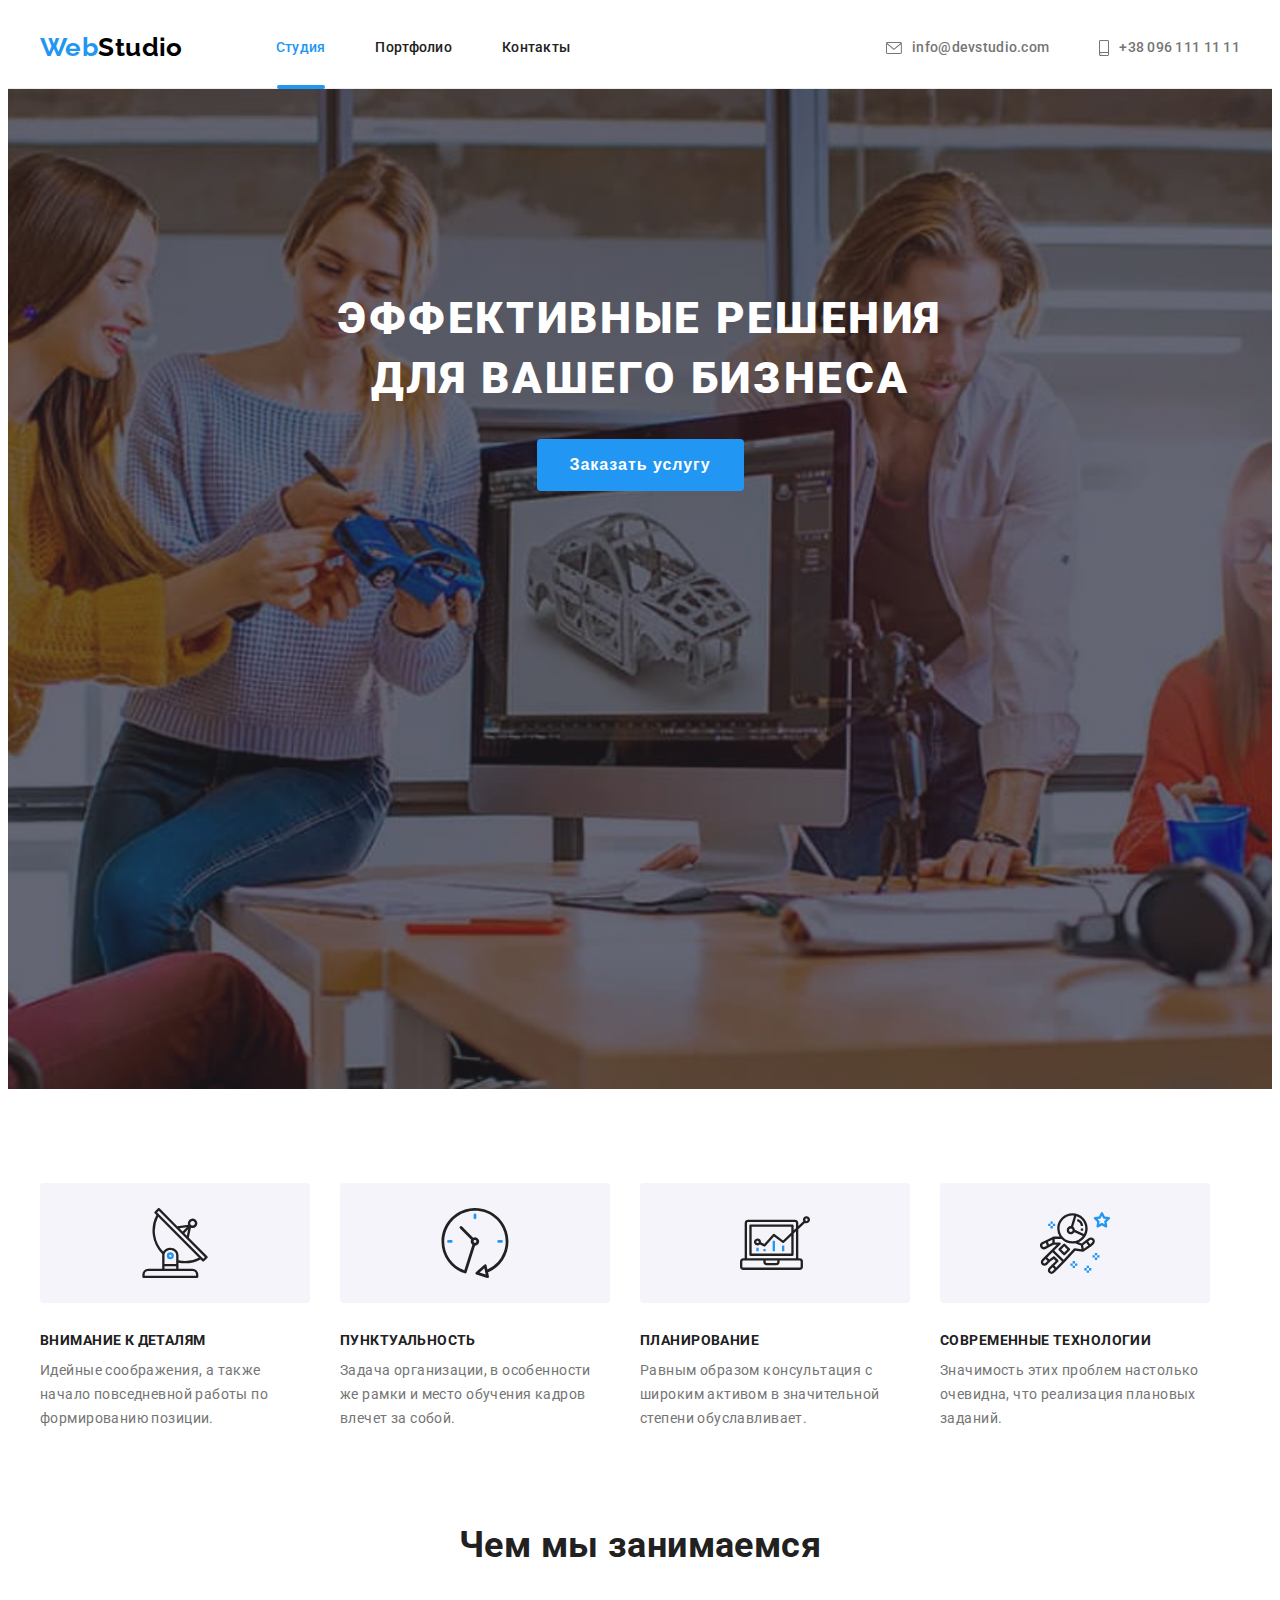
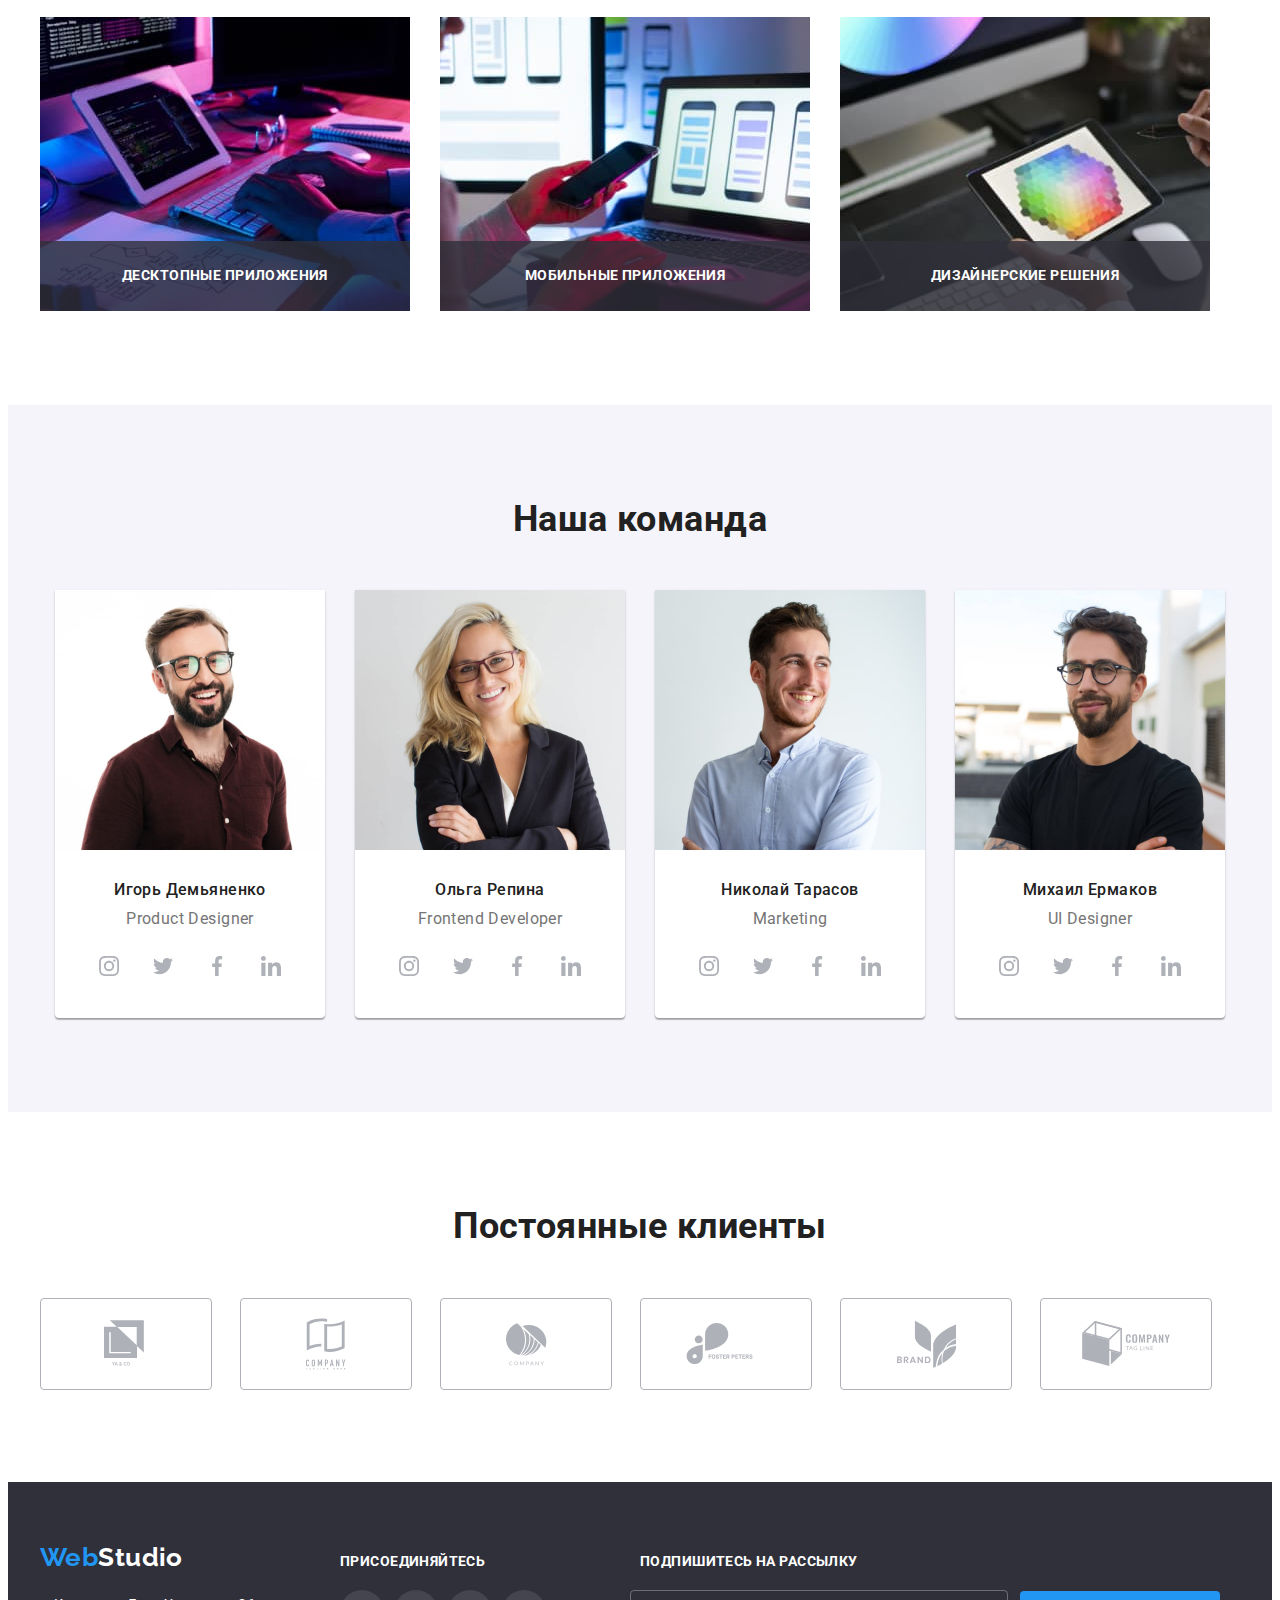
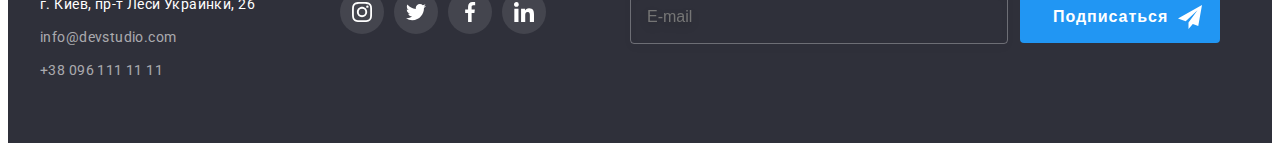
<file: index.html>
<!DOCTYPE html>
<html lang="ru">
  <head>
    <meta charset="UTF-8" />
    <meta http-equiv="X-UA-Compatible" content="IE=edge" />
    <meta name="viewport" content="width=device-width, initial-scale=1.0" />
    <title>Студия</title>
    <link rel="preconnect" href="https://fonts.gstatic.com" />
    <link
      href="https://fonts.googleapis.com/css2?family=Raleway:wght@700&family=Roboto:wght@400;500;700;900&display=swap"
      rel="stylesheet"
    />
    <link
      rel="stylesheet"
      href="https://cdnjs.cloudflare.com/ajax/libs/modern-normalize/1.0.0/modern-normalize.min.css"
      integrity="sha512-ISS7cAi1PEhQ8jnbJpJZMd29NlhNj4AWYyLOSp2CE/CsHxTCu+r+t0D2yoJudVrd0/8fTVPUVDzY5Tvli75u/g=="
      crossorigin="anonymous"
    />
    <link rel="stylesheet" href="./css/styles.css" />
  </head>

  <body>
    <!--Header container-->
    <header class="header">
      <div class="position container">
        <nav class="site-nav">
          <a class="logo" href="./index.html" lang="en"
            ><span class="accent">Web</span>Studio</a
          >

          <ul class="site-nav list">
            <li class="item">
              <a class="link current" href="./index.html">Студия</a>
            </li>
            <li class="item">
              <a class="link" href="./portfolio.html">Портфолио</a>
            </li>
            <li class="item">
              <a class="link" href="">Контакты</a>
            </li>
          </ul>
        </nav>

        <div class="contacts">
          <ul class="contacts-head list">
            <li class="item">
              <a class="link" href="mailto:info@devstudio.com">
                <svg class="icon-contacts" width="16" height="12">
                  <use href="./images/sprite.svg#icon-mail"></use>
                </svg>
                <span>info@devstudio.com</span>
              </a>
            </li>
            <li class="item">
              <a class="link" href="tel:+380961111111">
                <svg class="icon-contacts" width="10" height="16">
                  <use href="./images/sprite.svg#icon-tel"></use>
                </svg>
                <span>+38 096 111 11 11</span>
              </a>
            </li>
          </ul>
        </div>
      </div>
    </header>

    <!--Main container-->
    <main>
      <!-- Hero section -->
      <section class="hero">
        <h1 class="hero-title">Эффективные решения для вашего бизнеса</h1>

        <button class="button-primary" type="button" data-modal-open>
          Заказать услугу
        </button>
      </section>

      <!--Features section-->
      <section class="section">
        <div class="features container">
          <h2 class="visually-hidden">Наши особенности</h2>

          <ul class="features-icon list">
            <li class="features-icon-item">
              <svg class="icon antenna">
                <use href="./images/sprite.svg#icon-antenna"></use>
              </svg>
            </li>
            <li class="features-icon-item">
              <svg class="icon clock">
                <use href="./images/sprite.svg#icon-clock"></use>
              </svg>
            </li>
            <li class="features-icon-item">
              <svg class="icon diagram">
                <use href="./images/sprite.svg#icon-diagram"></use>
              </svg>
            </li>
            <li class="features-icon-item">
              <svg class="icon astronaut">
                <use href="./images/sprite.svg#icon-astronaut"></use>
              </svg>
            </li>
          </ul>

          <ul class="features list">
            <li class="item">
              <h3 class="features-title">Внимание к деталям</h3>

              <p class="features-text">
                Идейные соображения, а также начало повседневной работы по
                формированию позиции.
              </p>
            </li>

            <li class="item">
              <h3 class="features-title">Пунктуальность</h3>

              <p class="features-text">
                Задача организации, в особенности же рамки и место обучения
                кадров влечет за собой.
              </p>
            </li>

            <li class="item">
              <h3 class="features-title">Планирование</h3>

              <p class="features-text">
                Равным образом консультация с широким активом в значительной
                степени обуславливает.
              </p>
            </li>

            <li class="item">
              <h3 class="features-title">Современные технологии</h3>
              <p class="features-text">
                Значимость этих проблем настолько очевидна, что реализация
                плановых заданий.
              </p>
            </li>
          </ul>
        </div>
      </section>

      <!-- What we do section -->
      <section class="action section">
        <div class="container">
          <h2 class="section-title">Чем мы занимаемся</h2>

          <ul class="activity list">
            <li class="item">
              <img
                src="./images/layout.jpg"
                alt="Десктопные приложения"
                width="370"
                height="294"
              />
              <div class="activity-content">
                <p class="activity-text">Десктопные приложения</p>
              </div>
            </li>
            <li class="item">
              <img
                src="./images/adapting.jpg"
                alt="Мобильные приложения"
                width="370"
                height="294"
              />
              <div class="activity-content">
                <p class="activity-text">Мобильные приложения</p>
              </div>
            </li>
            <li class="item">
              <img
                src="./images/design.jpg"
                alt="Дизайнерские решения"
                width="370"
                height="294"
              />
              <div class="activity-content">
                <p class="activity-text">Дизайнерские решения</p>
              </div>
            </li>
          </ul>
        </div>
      </section>

      <!--Our team section-->
      <section class="team section">
        <div class="container">
          <h2 class="section-title">Наша команда</h2>

          <ul class="team list">
            <li class="item">
              <img
                src="./images/our-team/igor.jpg"
                alt="Игорь Демьяненко"
                width="270"
                height="260"
              />
              <div class="team-content">
                <h3 class="team-title">Игорь Демьяненко</h3>
                <p class="team-post" lang="en">Product Designer</p>

                <ul class="social-icons list">
                  <li class="social-icons-item">
                    <a
                      href=""
                      class="social-icons-link"
                      aria-label="Инстаграм"
                      target="_blank"
                      rel="noopener noreferrer"
                    >
                      <svg class="social-icons-svg">
                        <use href="./images/sprite.svg#icon-instagram"></use>
                      </svg>
                    </a>
                  </li>
                  <li class="social-icons-item">
                    <a
                      href=""
                      class="social-icons-link"
                      aria-label="Твиттер"
                      target="_blank"
                      rel="noopener noreferrer"
                    >
                      <svg class="social-icons-svg">
                        <use href="./images/sprite.svg#icon-twitter"></use>
                      </svg>
                    </a>
                  </li>
                  <li class="social-icons-item">
                    <a
                      href=""
                      class="social-icons-link"
                      aria-label="Фейсбук"
                      target="_blank"
                      rel="noopener noreferrer"
                    >
                      <svg class="social-icons-svg">
                        <use href="./images/sprite.svg#icon-facebook"></use>
                      </svg>
                    </a>
                  </li>
                  <li class="social-icons-item">
                    <a
                      href=""
                      class="social-icons-link"
                      aria-label="ЛинкедИН"
                      target="_blank"
                      rel="noopener noreferrer"
                    >
                      <svg class="social-icons-svg">
                        <use href="./images/sprite.svg#icon-linkedin"></use>
                      </svg>
                    </a>
                  </li>
                </ul>
              </div>
            </li>

            <li class="item">
              <img
                src="./images/our-team/olga.jpg"
                alt="Ольга Репина"
                width="270"
                height="260"
              />
              <div class="team-content">
                <h3 class="team-title">Ольга Репина</h3>
                <p class="team-post" lang="en">Frontend Developer</p>
                <ul class="social-icons list">
                  <li class="social-icons-item">
                    <a
                      href=""
                      class="social-icons-link"
                      aria-label="Инстаграм"
                      target="_blank"
                      rel="noopener noreferrer"
                    >
                      <svg class="social-icons-svg">
                        <use href="./images/sprite.svg#icon-instagram"></use>
                      </svg>
                    </a>
                  </li>
                  <li class="social-icons-item">
                    <a
                      href=""
                      class="social-icons-link"
                      aria-label="Твиттер"
                      target="_blank"
                      rel="noopener noreferrer"
                    >
                      <svg class="social-icons-svg">
                        <use href="./images/sprite.svg#icon-twitter"></use>
                      </svg>
                    </a>
                  </li>
                  <li class="social-icons-item">
                    <a
                      href=""
                      class="social-icons-link"
                      aria-label="Фейсбук"
                      target="_blank"
                      rel="noopener noreferrer"
                    >
                      <svg class="social-icons-svg">
                        <use href="./images/sprite.svg#icon-facebook"></use>
                      </svg>
                    </a>
                  </li>
                  <li class="social-icons-item">
                    <a
                      href=""
                      class="social-icons-link"
                      aria-label="ЛинкедИН"
                      target="_blank"
                      rel="noopener noreferrer"
                    >
                      <svg class="social-icons-svg">
                        <use href="./images/sprite.svg#icon-linkedin"></use>
                      </svg>
                    </a>
                  </li>
                </ul>
              </div>
            </li>

            <li class="item">
              <img
                src="./images/our-team/nikolay.jpg"
                alt="Николай Тарасов"
                width="270"
                height="260"
              />
              <div class="team-content">
                <h3 class="team-title">Николай Тарасов</h3>
                <p class="team-post" lang="en">Marketing</p>
                <ul class="social-icons list">
                  <li class="social-icons-item">
                    <a
                      href=""
                      class="social-icons-link"
                      aria-label="Инстаграм"
                      target="_blank"
                      rel="noopener noreferrer"
                    >
                      <svg class="social-icons-svg">
                        <use href="./images/sprite.svg#icon-instagram"></use>
                      </svg>
                    </a>
                  </li>
                  <li class="social-icons-item">
                    <a
                      href=""
                      class="social-icons-link"
                      aria-label="Твиттер"
                      target="_blank"
                      rel="noopener noreferrer"
                    >
                      <svg class="social-icons-svg">
                        <use href="./images/sprite.svg#icon-twitter"></use>
                      </svg>
                    </a>
                  </li>
                  <li class="social-icons-item">
                    <a
                      href=""
                      class="social-icons-link"
                      aria-label="Фейсбук"
                      target="_blank"
                      rel="noopener noreferrer"
                    >
                      <svg class="social-icons-svg">
                        <use href="./images/sprite.svg#icon-facebook"></use>
                      </svg>
                    </a>
                  </li>
                  <li class="social-icons-item">
                    <a
                      href=""
                      class="social-icons-link"
                      aria-label="ЛинкедИН"
                      target="_blank"
                      rel="noopener noreferrer"
                    >
                      <svg class="social-icons-svg">
                        <use href="./images/sprite.svg#icon-linkedin"></use>
                      </svg>
                    </a>
                  </li>
                </ul>
              </div>
            </li>

            <li class="item">
              <img
                src="./images/our-team/mikhail.jpg"
                alt="Михаил Ермаков"
                width="270"
                height="260"
              />
              <div class="team-content">
                <h3 class="team-title">Михаил Ермаков</h3>
                <p class="team-post" lang="en">UI Designer</p>
                <ul class="social-icons list">
                  <li class="social-icons-item">
                    <a
                      href=""
                      class="social-icons-link"
                      aria-label="Инстаграм"
                      target="_blank"
                      rel="noopener noreferrer"
                    >
                      <svg class="social-icons-svg">
                        <use href="./images/sprite.svg#icon-instagram"></use>
                      </svg>
                    </a>
                  </li>
                  <li class="social-icons-item">
                    <a
                      href=""
                      class="social-icons-link"
                      aria-label="Твиттер"
                      target="_blank"
                      rel="noopener noreferrer"
                    >
                      <svg class="social-icons-svg">
                        <use href="./images/sprite.svg#icon-twitter"></use>
                      </svg>
                    </a>
                  </li>
                  <li class="social-icons-item">
                    <a
                      href=""
                      class="social-icons-link"
                      aria-label="Фейсбук"
                      target="_blank"
                      rel="noopener noreferrer"
                    >
                      <svg class="social-icons-svg">
                        <use href="./images/sprite.svg#icon-facebook"></use>
                      </svg>
                    </a>
                  </li>
                  <li class="social-icons-item">
                    <a
                      href=""
                      class="social-icons-link"
                      aria-label="ЛинкедИН"
                      target="_blank"
                      rel="noopener noreferrer"
                    >
                      <svg class="social-icons-svg">
                        <use href="./images/sprite.svg#icon-linkedin"></use>
                      </svg>
                    </a>
                  </li>
                </ul>
              </div>
            </li>
          </ul>
        </div>
      </section>

      <section class="clients section">
        <div class="container">
          <h2 class="section-title">Постоянные клиенты</h2>
          <ul class="clients-list list">
            <li class="clients-list-item">
              <a
                class="clients-link"
                href=""
                target="_blank"
                rel="noopener noreferrer"
              >
                <svg class="client-icon" width="44" height="49">
                  <use href="./images/sprite.svg#icon-logo-1"></use>
                </svg>
              </a>
            </li>
            <li class="clients-list-item">
              <a
                class="clients-link"
                href=""
                target="_blank"
                rel="noopener noreferrer"
              >
                <svg class="client-icon" width="40" height="52">
                  <use href="./images/sprite.svg#icon-logo-2"></use>
                </svg>
              </a>
            </li>
            <li class="clients-list-item">
              <a
                class="clients-link"
                href=""
                target="_blank"
                rel="noopener noreferrer"
              >
                <svg class="client-icon" width="41" height="43">
                  <use href="./images/sprite.svg#icon-logo-3"></use>
                </svg>
              </a>
            </li>
            <li class="clients-list-item">
              <a
                class="clients-link"
                href=""
                target="_blank"
                rel="noopener noreferrer"
              >
                <svg class="client-icon logo-4" width="80" height="42">
                  <use href="./images/sprite.svg#icon-logo-4"></use>
                </svg>
              </a>
            </li>
            <li class="clients-list-item">
              <a
                class="clients-link"
                href=""
                target="_blank"
                rel="noopener noreferrer"
              >
                <svg class="client-icon" width="59" height="47">
                  <use href="./images/sprite.svg#icon-logo-5"></use>
                </svg>
              </a>
            </li>
            <li class="clients-list-item">
              <a
                class="clients-link"
                href=""
                target="_blank"
                rel="noopener noreferrer"
              >
                <svg class="client-icon" width="88.5" height="45.5">
                  <use href="./images/sprite.svg#icon-logo-6"></use>
                </svg>
              </a>
            </li>
          </ul>
        </div>
      </section>
    </main>

    <footer class="footer-section">
      <div class="container">
        <div class="address-section">
          <a class="logo-footer" href="./index.html" lang="en"
            ><span class="accent">Web</span>Studio</a
          >

          <address>
            <p class="address">г. Киев, пр-т Леси Украинки, 26</p>

            <ul class="contacts list">
              <li class="item">
                <a class="contacts-info link" href="mailto:info@devstudio.com"
                  >info@devstudio.com</a
                >
              </li>
              <li class="item">
                <a class="contacts-info link" href="tel:+380961111111"
                  >+38 096 111 11 11</a
                >
              </li>
            </ul>
          </address>
        </div>

        <div class="join">
          <b class="join-text">Присоединяйтесь</b>
          <ul class="social-icons list">
            <li class="social-icons-item">
              <a
                href=""
                class="social-icons-link"
                aria-label="Инстаграм"
                target="_blank"
                rel="noopener noreferrer"
              >
                <svg class="social-icons-svg">
                  <use href="./images/sprite.svg#icon-instagram"></use>
                </svg>
              </a>
            </li>
            <li class="social-icons-item">
              <a
                href=""
                class="social-icons-link"
                aria-label="Твиттер"
                target="_blank"
                rel="noopener noreferrer"
              >
                <svg class="social-icons-svg">
                  <use href="./images/sprite.svg#icon-twitter"></use>
                </svg>
              </a>
            </li>
            <li class="social-icons-item">
              <a
                href=""
                class="social-icons-link"
                aria-label="Фейсбук"
                target="_blank"
                rel="noopener noreferrer"
              >
                <svg class="social-icons-svg">
                  <use href="./images/sprite.svg#icon-facebook"></use>
                </svg>
              </a>
            </li>
            <li class="social-icons-item">
              <a
                href=""
                class="social-icons-link"
                aria-label="ЛинкедИН"
                target="_blank"
                rel="noopener noreferrer"
              >
                <svg class="social-icons-svg">
                  <use href="./images/sprite.svg#icon-linkedin"></use>
                </svg>
              </a>
            </li>
          </ul>
        </div>

        <div class="newsletter">
          <b class="newsletter-title">Подпишитесь на рассылку</b>
          <form action="#" class="newsletter-form">
            <input
              class="newsletter-field"
              type="email"
              name="mail"
              placeholder="E-mail"
            />
            <button class="subscribe-btn button-primary" type="submit">
              <span>Подписаться</span>
              <svg class="subscribe-icon">
                <use href="./images/sprite.svg#icon-send"></use>
              </svg>
            </button>
          </form>
        </div>
      </div>
    </footer>

    <div class="backdrop is-hidden" data-modal>
      <div class="modal">
        <button type="button" class="close-button" data-modal-close>
          <svg class="close-button-icon" width="11" height="11">
            <use href="./images/sprite.svg#icon-close"></use>
          </svg>
        </button>

        <form class="subscribe-form">
          <p class="form-title">Оставьте свои данные, мы вам перезвоним</p>

          <div class="form-field">
            <label for="username" class="form-label">Имя</label>

            <div class="thumb">
              <input
                class="form-input"
                type="text"
                name="username"
                id="username"
              />
              <svg class="form-icon username">
                <use href="./images/sprite.svg#icon-username"></use>
              </svg>
            </div>
          </div>

          <div class="form-field">
            <label for="tel" class="form-label">Телефон</label>

            <div class="thumb">
              <input class="form-input" type="tel" name="tel" id="tel" />
              <svg class="form-icon">
                <use href="./images/sprite.svg#icon-phone-black"></use>
              </svg>
            </div>
          </div>

          <div class="form-field">
            <label for="mail" class="form-label">Почта</label>

            <div class="thumb">
              <input class="form-input" type="email" name="email" id="mail" />
              <svg class="form-icon mail">
                <use href="./images/sprite.svg#icon-email-black"></use>
              </svg>
            </div>
          </div>

          <div class="form-field textarea">
            <label for="comment" class="form-label">Комментарий</label>
            <textarea
              class="form-input comment"
              name="comment"
              id="comment"
              placeholder="Введите текст"
              rows="10"
            ></textarea>
          </div>

          <div class="form-field agreement">
            <label class="agreement-label">
              <input class="form-checkbox" type="checkbox" name="agreement" />
              <span class="checkbox-icon"></span>
              <span class="agreement-text"
                >Cоглашаюсь с рассылкой и принимаю</span
              >
              <a href="" class="agreement-link"> Условия договора</a></label
            >
          </div>

          <button class="button-primary" type="submit">Отправить</button>
        </form>
      </div>
    </div>

    <script src="./js/modal.js"></script>
  </body>
</html>
</file>
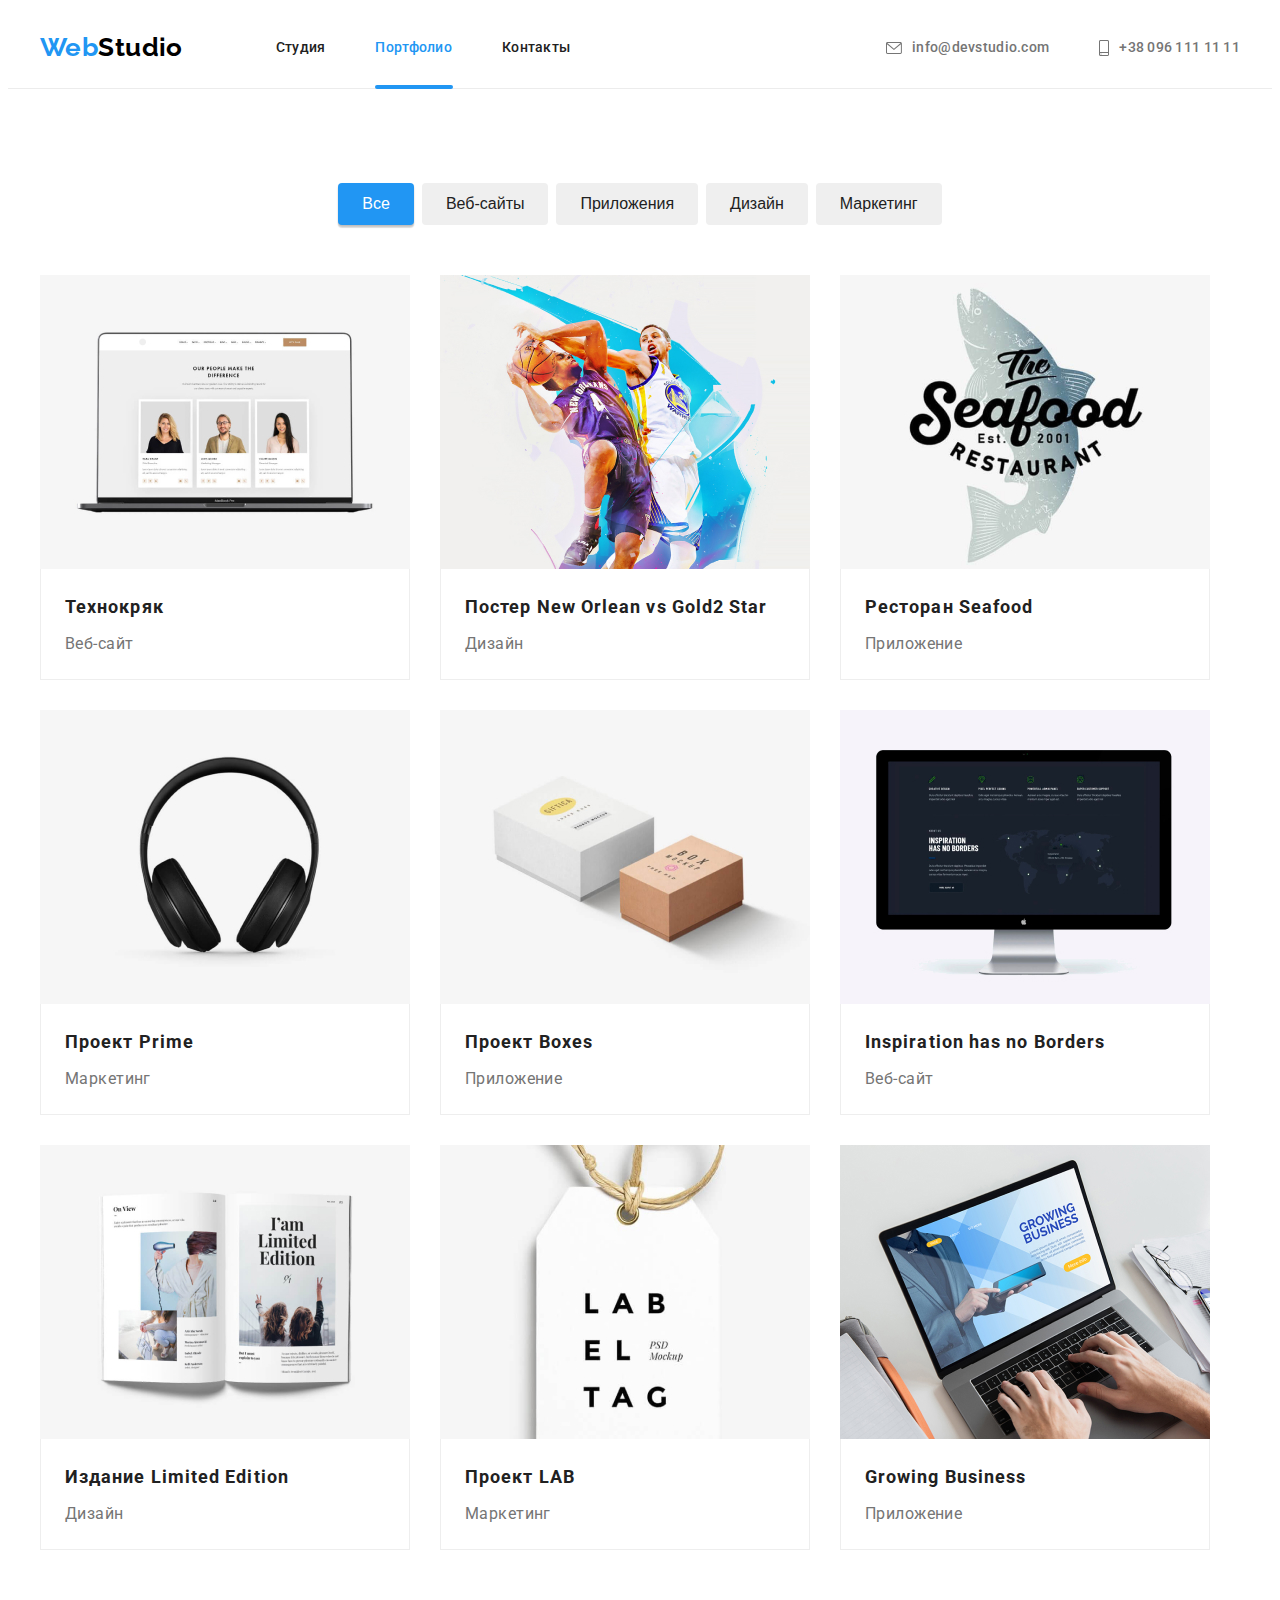
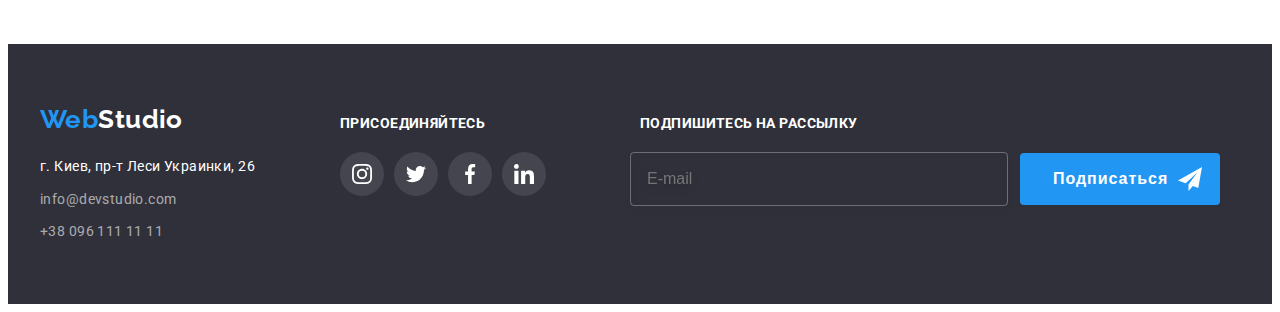
<file: portfolio.html>
<!DOCTYPE html>
<html lang="ru">
  <head>
    <meta charset="UTF-8" />
    <meta http-equiv="X-UA-Compatible" content="IE=edge" />
    <meta name="viewport" content="width=device-width, initial-scale=1.0" />
    <title>Портфолио</title>
    <link rel="preconnect" href="https://fonts.gstatic.com" />
    <link
      href="https://fonts.googleapis.com/css2?family=Raleway:wght@700&family=Roboto:wght@400;500;700;900&display=swap"
      rel="stylesheet"
    />
    <link
      rel="stylesheet"
      href="https://cdnjs.cloudflare.com/ajax/libs/modern-normalize/1.0.0/modern-normalize.min.css"
      integrity="sha512-ISS7cAi1PEhQ8jnbJpJZMd29NlhNj4AWYyLOSp2CE/CsHxTCu+r+t0D2yoJudVrd0/8fTVPUVDzY5Tvli75u/g=="
      crossorigin="anonymous"
    />

    <link rel="stylesheet" href="./css/styles.css" />
  </head>
  <body>
    <!--Header container-->
    <header class="header">
      <div class="position container">
        <nav class="site-nav">
          <a class="logo" href="./index.html" lang="en"
            ><span class="accent">Web</span>Studio</a
          >

          <ul class="site-nav list">
            <li class="item">
              <a class="link" href="./index.html">Студия</a>
            </li>
            <li class="item">
              <a class="link current portfolio" href="./portfolio.html"
                >Портфолио</a
              >
            </li>
            <li class="item">
              <a class="link" href="">Контакты</a>
            </li>
          </ul>
        </nav>

        <div class="contacts">
          <ul class="contacts-head list">
            <li class="item">
              <a class="link" href="mailto:info@devstudio.com">
                <svg class="icon-contacts" width="16" height="12">
                  <use href="./images/sprite.svg#icon-mail"></use>
                </svg>
                <span>info@devstudio.com</span>
              </a>
            </li>
            <li class="item">
              <a class="link" href="tel:+380961111111">
                <svg class="icon-contacts" width="10" height="16">
                  <use href="./images/sprite.svg#icon-tel"></use>
                </svg>
                <span>+38 096 111 11 11</span>
              </a>
            </li>
          </ul>
        </div>
      </div>
    </header>

    <!--Main container-->
    <main>
      <!--Projects section-->
      <section class="section">
        <div class="container">
          <h1 class="visually-hidden">Наши проекты</h1>
          <!--Filters list-->
          <ul class="filters list">
            <li class="item">
              <button class="button-secondary current" type="button">
                Все
              </button>
            </li>
            <li class="item">
              <button class="button-secondary" type="button">Веб-сайты</button>
            </li>
            <li class="item">
              <button class="button-secondary" type="button">Приложения</button>
            </li>
            <li class="item">
              <button class="button-secondary" type="button">Дизайн</button>
            </li>
            <li class="item">
              <button class="button-secondary" type="button">Маркетинг</button>
            </li>
          </ul>

          <!--Projects list-->
          <ul class="projects list">
            <li class="item">
              <a class="link" href="">
                <div class="thumb">
                  <img
                    class="img-block"
                    src="./images/portfolio/img-1.jpg"
                    alt="Веб-сайт Технокряк"
                    width="370"
                    height="294"
                  />
                  <p class="projects-text">
                    Технокряк это современная площадка распространения
                    коронавируса. Компании используют эту платформу для
                    цифрового шпионажа и атак на защищённые сервера конкурентов.
                  </p>
                </div>
                <div class="projects-content">
                  <h2 class="title">Технокряк</h2>
                  <p class="category">Веб-сайт</p>
                </div>
              </a>
            </li>

            <li class="item">
              <a class="link" href="">
                <div class="thumb">
                  <img
                    class="img-block"
                    src="./images/portfolio/img-2.jpg"
                    alt="Дизайн Постера"
                    width="370"
                    height="294"
                  />
                  <p class="projects-text">
                    Технокряк это современная площадка распространения
                    коронавируса. Компании используют эту платформу для
                    цифрового шпионажа и атак на защищённые сервера конкурентов.
                  </p>
                </div>
                <div class="projects-content">
                  <h2 class="title">Постер New Orlean vs Gold2 Star</h2>
                  <p class="category">Дизайн</p>
                </div>
              </a>
            </li>

            <li class="item">
              <a class="link" href="">
                <div class="thumb">
                  <img
                    class="img-block"
                    src="./images/portfolio/img-3.jpg"
                    alt="Приложение для ресторана"
                    width="370"
                    height="294"
                  />
                  <p class="projects-text">
                    Технокряк это современная площадка распространения
                    коронавируса. Компании используют эту платформу для
                    цифрового шпионажа и атак на защищённые сервера конкурентов.
                  </p>
                </div>
                <div class="projects-content">
                  <h2 class="title">Ресторан Seafood</h2>
                  <p class="category">Приложение</p>
                </div>
              </a>
            </li>

            <li class="item">
              <a class="link" href="">
                <div class="thumb">
                  <img
                    class="img-block"
                    src="./images/portfolio/img-4.jpg"
                    alt="Проект Prime"
                    width="370"
                    height="294"
                  />
                  <p class="projects-text">
                    Технокряк это современная площадка распространения
                    коронавируса. Компании используют эту платформу для
                    цифрового шпионажа и атак на защищённые сервера конкурентов.
                  </p>
                </div>
                <div class="projects-content">
                  <h2 class="title">Проект Prime</h2>
                  <p class="category">Маркетинг</p>
                </div>
              </a>
            </li>

            <li class="item">
              <a class="link" href="">
                <div class="thumb">
                  <img
                    class="img-block"
                    src="./images/portfolio/img-5.jpg"
                    alt="Приложение Boxes"
                    width="370"
                    height="294"
                  />
                  <p class="projects-text">
                    Технокряк это современная площадка распространения
                    коронавируса. Компании используют эту платформу для
                    цифрового шпионажа и атак на защищённые сервера конкурентов.
                  </p>
                </div>
                <div class="projects-content">
                  <h2 class="title">Проект Boxes</h2>
                  <p class="category">Приложение</p>
                </div>
              </a>
            </li>

            <li class="item">
              <a class="link" href="">
                <div class="thumb">
                  <img
                    class="img-block"
                    src="./images/portfolio/img-6.jpg"
                    alt="Веб-сайт Inspiration has no Borders"
                    width="370"
                    height="294"
                  />
                  <p class="projects-text">
                    Технокряк это современная площадка распространения
                    коронавируса. Компании используют эту платформу для
                    цифрового шпионажа и атак на защищённые сервера конкурентов.
                  </p>
                </div>
                <div class="projects-content">
                  <h2 class="title" lang="en">Inspiration has no Borders</h2>
                  <p class="category">Веб-сайт</p>
                </div>
              </a>
            </li>

            <li class="item">
              <a class="link" href="">
                <div class="thumb">
                  <img
                    class="img-block"
                    src="./images/portfolio/img-7.jpg"
                    alt="Дизайн Издания"
                    width="370"
                    height="294"
                  />
                  <p class="projects-text">
                    Технокряк это современная площадка распространения
                    коронавируса. Компании используют эту платформу для
                    цифрового шпионажа и атак на защищённые сервера конкурентов.
                  </p>
                </div>
                <div class="projects-content">
                  <h2 class="title">Издание Limited Edition</h2>
                  <p class="category">Дизайн</p>
                </div>
              </a>
            </li>

            <li class="item">
              <a class="link" href="">
                <div class="thumb">
                  <img
                    class="img-block"
                    src="./images/portfolio/img-8.jpg"
                    alt="Проект LAB"
                    width="370"
                    height="294"
                  />
                  <p class="projects-text">
                    Технокряк это современная площадка распространения
                    коронавируса. Компании используют эту платформу для
                    цифрового шпионажа и атак на защищённые сервера конкурентов.
                  </p>
                </div>
                <div class="projects-content">
                  <h2 class="title">Проект LAB</h2>
                  <p class="category">Маркетинг</p>
                </div>
              </a>
            </li>

            <li class="item">
              <a class="link" href="">
                <div class="thumb">
                  <img
                    class="img-block"
                    src="./images/portfolio/img-9.jpg"
                    alt="Приложение Growing Business"
                    width="370"
                    height="294"
                  />
                  <p class="projects-text">
                    Технокряк это современная площадка распространения
                    коронавируса. Компании используют эту платформу для
                    цифрового шпионажа и атак на защищённые сервера конкурентов.
                  </p>
                </div>
                <div class="projects-content">
                  <h2 class="title" lang="en">Growing Business</h2>
                  <p class="category">Приложение</p>
                </div>
              </a>
            </li>
          </ul>
        </div>
      </section>
    </main>

    <footer class="footer-section">
      <div class="container">
        <div class="address-section">
          <a class="logo-footer" href="./index.html" lang="en"
            ><span class="accent">Web</span>Studio</a
          >

          <address>
            <p class="address">г. Киев, пр-т Леси Украинки, 26</p>

            <ul class="contacts list">
              <li class="item">
                <a class="contacts-info link" href="mailto:info@devstudio.com"
                  >info@devstudio.com</a
                >
              </li>
              <li class="item">
                <a class="contacts-info link" href="tel:+380961111111"
                  >+38 096 111 11 11</a
                >
              </li>
            </ul>
          </address>
        </div>

        <div class="join">
          <b class="join-text">Присоединяйтесь</b>
          <ul class="social-icons list">
            <li class="social-icons-item">
              <a
                href=""
                class="social-icons-link"
                aria-label="Инстаграм"
                target="_blank"
                rel="noopener noreferrer"
              >
                <svg class="social-icons-svg">
                  <use href="./images/sprite.svg#icon-instagram"></use>
                </svg>
              </a>
            </li>
            <li class="social-icons-item">
              <a
                href=""
                class="social-icons-link"
                aria-label="Твиттер"
                target="_blank"
                rel="noopener noreferrer"
              >
                <svg class="social-icons-svg">
                  <use href="./images/sprite.svg#icon-twitter"></use>
                </svg>
              </a>
            </li>
            <li class="social-icons-item">
              <a
                href=""
                class="social-icons-link"
                aria-label="Фейсбук"
                target="_blank"
                rel="noopener noreferrer"
              >
                <svg class="social-icons-svg">
                  <use href="./images/sprite.svg#icon-facebook"></use>
                </svg>
              </a>
            </li>
            <li class="social-icons-item">
              <a
                href=""
                class="social-icons-link"
                aria-label="ЛинкедИН"
                target="_blank"
                rel="noopener noreferrer"
              >
                <svg class="social-icons-svg">
                  <use href="./images/sprite.svg#icon-linkedin"></use>
                </svg>
              </a>
            </li>
          </ul>
        </div>

        <div class="newsletter">
          <b class="newsletter-title">Подпишитесь на рассылку</b>
          <form action="#" class="newsletter-form">
            <input
              class="newsletter-field"
              type="email"
              name="mail"
              placeholder="E-mail"
            />
            <button class="subscribe-btn button-primary" type="submit">
              <span>Подписаться</span>
              <svg class="subscribe-icon">
                <use href="./images/sprite.svg#icon-send"></use>
              </svg>
            </button>
          </form>
        </div>
      </div>
    </footer>
  </body>
</html>
</file>
<file: css/styles.css>
:root {
  --primary-text-color: #757575;
  --title-text-color: #212121;
  --accent-color: #2196f3;
  --primary-white-color: #ffffff;
  --footer-background-color: #2f303a;
  --icon-color: #afb1b8;

  --hero-bg: #2f303a;
  --team-bg: #f5f4fa;

  --main-font: Roboto, sans-serif;
}

body {
  font-family: var(--main-font);
  font-size: 14px;
  letter-spacing: 0.03em;

  background-color: var(--primary-white-color);
  color: var(--primary-text-color);
}

/* Утилиты */
h1,
h2,
h3 {
  margin: 0;
}

p {
  margin: 0;
}

img {
  display: block;
}

.section {
  padding-top: 94px;
  padding-bottom: 94px;
}

.container {
  margin-left: auto;
  margin-right: auto;
  width: 1200px;
  padding-left: 15px;
  padding-right: 15px;
}

.visually-hidden {
  position: absolute;
  width: 1px;
  height: 1px;
  margin: -1px;
  border: 0;
  padding: 0;

  white-space: nowrap;
  clip-path: inset(100%);
  clip: rect(0 0 0 0);
  overflow: hidden;
}

/* Глобальное оформление ссылок */

.link {
  text-decoration: none;
}

/* Backdrop и Модальное окно */
.backdrop {
  position: fixed;
  top: 0;
  left: 0;
  width: 100vw;
  height: 100vh;

  transition: opacity 250ms cubic-bezier(0.4, 0, 0.2, 1);
  background-color: rgba(0, 0, 0, 0.2);
}

.backdrop.is-hidden {
  visibility: hidden;
  opacity: 0;
  pointer-events: none;
}

.backdrop.is-hidden .modal {
  transform: translate(-50%, -50%) scale(1.1);
}

.modal {
  position: absolute;
  top: 50%;
  left: 50%;
  transform: translate(-50%, -50%) scale(1);

  width: 528px;
  height: 581px;

  background-color: var(--primary-white-color);

  transition: transform 250ms cubic-bezier(0.4, 0, 0.2, 1);
}

.close-button {
  position: absolute;
  z-index: 1;
  top: 8px;
  right: 8px;
  display: flex;
  align-items: center;
  justify-content: center;
  width: 30px;
  height: 30px;
  margin-left: auto;

  border: 1px solid rgba(0, 0, 0, 0.1);
  border-radius: 50%;

  cursor: pointer;
  background-color: transparent;

  transition: fill 250ms cubic-bezier(0.4, 0, 0.2, 1);
}

.close-button:hover,
.close-button:focus .close-button-icon {
  fill: var(--accent-color);
}

.subscribe-form {
  position: relative;
  display: flex;
  flex-direction: column;
  align-items: center;
  padding: 40px;
  min-width: 528px;
}

.form-title {
  margin-bottom: 12px;

  font-weight: 700;
  font-size: 20px;
  line-height: 1.15;

  color: var(--title-text-color);
}
.form-field {
  position: relative;

  width: 448px;
  height: auto;
}

.form-field:not(:last-child) {
  margin-bottom: 10px;
}

.form-field .thumb {
  position: relative;
}
.form-input {
  display: block;
  width: 100%;
  height: 40px;
  padding-left: 42px;

  font-size: 12px;
  line-height: 1.16;
  letter-spacing: 0.01em;

  color: #757575;

  border: 1px solid rgba(33, 33, 33, 0.2);
  border-radius: 4px;
  outline: none;

  transition: border-color 250ms cubic-bezier(0.4, 0, 0.2, 1);

  background-color: transparent;
}

.form-icon {
  position: absolute;
  top: 11px;
  left: 12px;
  width: 18px;
  height: 18px;
  transition: fill 250ms cubic-bezier(0.4, 0, 0.2, 1);
}

.username {
  width: 12px;
  height: 12px;
  top: 14px;
  left: 15px;
}

.form-field:focus-within .form-icon {
  fill: var(--accent-color);
}

.form-field:focus-within .form-input,
.agreement-label:focus-within .checkbox-icon {
  border-color: var(--accent-color);
}

.form-label {
  display: block;
  margin-bottom: 4px;

  font-size: 12px;
  line-height: 1.16;
  letter-spacing: 0.01em;

  cursor: pointer;
}

.form-input.comment {
  padding-top: 12px;
  padding-left: 16px;

  height: 120px;
  resize: none;

  font-size: 14px;
  line-height: 1.14;

  color: rgba(117, 117, 117, 0.5);
}

.form-field.textarea {
  margin-bottom: 20px;
}

.form-field.agreement {
  margin-bottom: 30px;
}

.agreement-label {
  display: flex;
  justify-content: center;
  align-items: center;
}

.checkbox-icon {
  display: inline-block;
  box-sizing: border-box;
  width: 16px;
  height: 15px;
  margin-right: 8px;

  border: solid 1.5px var(--title-text-color);
  border-radius: 2px;

  transition: background-color 250ms cubic-bezier(0.4, 0, 0.2, 1),
    border-color 250ms cubic-bezier(0.4, 0, 0.2, 1);
}

.form-checkbox {
  position: absolute;
  width: 1px;
  height: 1px;
  margin: -1px;
  border: 0;
  padding: 0;

  white-space: nowrap;
  clip-path: inset(100%);
  clip: rect(0 0 0 0);
  overflow: hidden;
}

.form-checkbox:checked + .checkbox-icon {
  background-color: var(--accent-color);
  background-origin: border-box;
  background-image: url(../images/modal-check.svg);
  border-color: var(--accent-color);
}

.agreement-text {
  margin-right: 5px;
  line-height: 1.71;
}

.agreement-link {
  color: var(--accent-color);
}

.subscribe-form .button-primary {
  display: block;
  padding-left: 55px;
  padding-right: 55px;
}

/* Глобальное оформление списков */
.list {
  margin: 0;
  padding-left: 0;
  list-style: none;
}

/* Heading */
.title {
  color: var(--title-text-color);
}

/* Элементы  Header container */

.header {
  border-bottom: 1px solid #ececec;
  background-color: var(--primary-white-color);
}
.header .position {
  display: flex;
  align-items: center;
}

/* Логотип */
.logo {
  margin-right: 93px;
  padding-top: 24px;
  padding-bottom: 25px;

  font-family: Raleway, sans-serif;
  font-weight: 700;
  font-size: 26px;
  line-height: 1.19;
  text-decoration: none;
  color: #000000;
}
.accent {
  color: var(--accent-color);
}

/* Панель навигации */
.site-nav {
  display: flex;
  align-items: center;
}

.site-nav .item:not(:last-child),
.contacts-head .item:not(:last-child) {
  margin-right: 50px;
}

.site-nav .link {
  display: inline-block;
  padding-top: 32px;
  padding-bottom: 32px;

  font-weight: 500;
  font-size: 14px;
  line-height: 1.14;
  letter-spacing: 0.02em;
  color: var(--title-text-color);
  transition: color 250ms cubic-bezier(0.4, 0, 0.2, 1);
}

.site-nav .link:hover,
.site-nav .link:focus {
  color: var(--accent-color);
}

.link.current {
  color: var(--accent-color);
  position: relative;
}

.link.current::after {
  position: absolute;
  bottom: -1px;
  right: 50%;
  transform: translateX(50%);
  display: block;
  content: '';

  width: 48px;
  height: 4px;

  border-radius: 2px;
  background-color: var(--accent-color);
}

.portfolio.current::after {
  width: 78px;
}

/* Контакты */
.contacts-head {
  display: flex;
}

.contacts {
  margin-left: auto;
}

.contacts-head .link {
  display: flex;
  align-items: center;
  padding-top: 32px;
  padding-bottom: 32px;

  font-weight: 500;
  font-size: 14px;
  line-height: 1.14;
  letter-spacing: 0.02em;
  color: inherit;
  text-decoration: none;

  transition: color 250ms cubic-bezier(0.4, 0, 0.2, 1);
}

.icon-contacts {
  margin-right: 10px;

  fill: currentColor;
}

.contacts-head .link:hover,
.contacts-head .link:focus {
  color: var(--accent-color);
}

/* main секция страницы Студия */
/* Секция Hero  */
.hero {
  max-width: 1600px;
  height: 600px;
  margin-left: auto;
  margin-right: auto;
  padding-top: 200px;
  padding-bottom: 200px;

  text-align: center;
  background-image: linear-gradient(
      to right,
      rgba(47, 48, 58, 0.4),
      rgba(47, 48, 58, 0.4)
    ),
    url(../images/background-hero.jpg);
  background-color: var(--hero-bg);

  background-repeat: no-repeat;
  background-size: cover;
  background-position: center;
}

.hero-title {
  max-width: 696px;
  margin-bottom: 30px;
  margin-right: auto;
  margin-left: auto;

  font-weight: 900;
  font-size: 44px;
  line-height: 1.36;
  text-align: center;
  letter-spacing: 0.06em;
  text-transform: uppercase;
  color: var(--primary-white-color);
}

.button-primary {
  padding: 10px 32px;

  font-weight: 700;
  font-size: 16px;
  line-height: 1.87;
  letter-spacing: 0.06em;

  color: var(--primary-white-color);
  background-color: var(--accent-color);

  border: 1px solid transparent;
  border-radius: 4px;
  cursor: pointer;

  transition: box-shadow 250ms cubic-bezier(0.4, 0, 0.2, 1);
}

.button-primary:hover,
.button-primary:focus {
  box-shadow: 0px 4px 4px rgba(0, 0, 0, 0.15);
}

/* Секция особенностей */
.features-icon {
  display: flex;
}

.features-icon-item {
  display: flex;
  align-items: center;
  justify-content: center;
  width: calc((100% - 4 * 30px) / 4);
  height: 120px;
  margin-bottom: 30px;

  background-color: #f5f4fa;
  border-radius: 4px;
}

.features-icon-item:not(:last-child) {
  margin-right: 30px;
}

.features-icon .icon {
  width: 70px;
  height: 70px;
}

.features.list {
  display: flex;

  margin-top: 0;
  margin-bottom: 0;
}

.features-title {
  margin-top: 0;
  margin-bottom: 10px;
  font-weight: 700;
  font-size: 14px;
  line-height: 1.14;
  text-transform: uppercase;
  color: var(--title-text-color);
}

.features-text {
  font-size: 14px;
  line-height: 1.71;
}

.features .item {
  flex-basis: calc((100% - 4 * 30px) / 4);
}

.features .item:not(:last-child) {
  margin-right: 30px;
}

/* Секция Чем мы занимаемся */
.action.section {
  padding-top: 0;
}

.section-title {
  margin-top: 0;
  margin-bottom: 50px;

  font-weight: 700;
  font-size: 36px;
  line-height: 1.16;
  text-align: center;
  color: var(--title-text-color);
}

.activity {
  display: flex;
}

.activity .item {
  position: relative;

  flex-basis: calc((100% - 90px) / 3);
}

.activity .item:not(:last-child) {
  margin-right: 30px;
}

.activity-content {
  position: absolute;
  display: flex;
  justify-content: center;
  align-items: center;

  bottom: 0%;
  width: 100%;
  height: 70px;

  background-color: rgba(47, 48, 58, 0.8);
}

.activity-text {
  font-weight: 700;
  font-size: 14px;
  line-height: 1.14;
  text-align: center;

  text-transform: uppercase;

  color: var(--primary-white-color);
}

/* Секция Наша команда */
.team.section {
  background-color: var(--team-bg);
}

.team-title {
  margin-bottom: 10px;

  font-weight: 500;
  font-size: 16px;
  line-height: 1.19;
  color: var(--title-text-color);
}

.team {
  display: flex;
  justify-content: center;

  font-size: 16px;
  line-height: 1.19;
  text-align: center;
}

.team .item {
  flex-basis: calc((100% - 120px) / 4);

  border-bottom-left-radius: 4px;
  border-bottom-right-radius: 4px;
  box-shadow: 0px 1px 3px rgba(0, 0, 0, 0.12), 0px 1px 1px rgba(0, 0, 0, 0.14),
    0px 2px 1px rgba(0, 0, 0, 0.2);
  background-color: #fff;
}

.team .item:not(:last-child) {
  margin-right: 30px;
}

.team-content {
  padding: 30px;
}

.team-post {
  margin-bottom: 16px;
}

.social-icons {
  display: inline-flex;
}

.social-icons-link {
  display: flex;
  align-items: center;
  justify-content: center;
  width: 44px;
  height: 44px;

  fill: var(--icon-color);
  border-radius: 50%;

  transition: background-color 250ms cubic-bezier(0.4, 0, 0.2, 1),
    fill 250ms cubic-bezier(0.4, 0, 0.2, 1);
}

.social-icons-item:not(:last-child) {
  margin-right: 10px;
}

.social-icons-link:hover,
.social-icons-link:focus {
  background-color: var(--accent-color);
}

.social-icons-link:hover .social-icons-svg,
.social-icons-link:focus .social-icons-svg {
  fill: var(--primary-white-color);
}

.social-icons-svg {
  width: 20px;
  height: 20px;
}

/* Clients section */
.clients-list {
  display: inline-flex;
}

.clients-list-item {
  width: 170px;
  height: 90px;
}

.clients-list-item:not(:last-child) {
  margin-right: 30px;
}

.clients-link {
  display: flex;
  justify-content: center;
  align-items: center;
  width: 100%;
  height: 100%;

  border: 1px solid var(--icon-color);
  border-radius: 4px;
  fill: var(--icon-color);

  transition: border-color 250ms cubic-bezier(0.4, 0, 0.2, 1),
    fill 250ms cubic-bezier(0.4, 0, 0.2, 1);
}

.clients-link:hover,
.clients-link:focus {
  border-color: var(--accent-color);
  fill: var(--accent-color);
}

/* Футер */
.footer-section {
  padding-top: 60px;
  padding-bottom: 60px;

  background-color: var(--footer-background-color);
}
.footer-section .container {
  display: flex;
  flex-wrap: wrap;
  align-items: baseline;
}

.logo-footer {
  display: inline-block;
  margin-bottom: 20px;

  font-family: Raleway, sans-serif;
  font-weight: 700;
  font-size: 26px;
  line-height: 1.19;
  text-decoration: none;
  color: var(--primary-white-color);
}

.address {
  margin-top: 0;
  margin-bottom: 9px;

  font-style: normal;
  font-size: 14px;
  line-height: 1.71;
  color: var(--primary-white-color);
}

.address-section {
  min-width: 270px;
  margin-right: 30px;
}

.contacts-info {
  font-style: normal;
  font-size: 14px;
  line-height: 1.71;
  color: rgba(255, 255, 255, 0.6);

  transition: color 250ms cubic-bezier(0.4, 0, 0.2, 1);
}

.contacts-info:hover,
.contacts-info:focus {
  color: var(--accent-color);
}

.contacts > .item:not(:last-child) {
  margin-bottom: 9px;
}

.join {
  width: 270px;
  margin-right: 30px;
}

.join .social-icons-link {
  background-color: rgba(255, 255, 255, 0.1);
  fill: var(--primary-white-color);
}

.join-text,
.newsletter-title {
  display: block;
  margin-bottom: 20px;

  font-weight: 700;
  line-height: 1.14;
  text-transform: uppercase;

  color: var(--primary-white-color);
}

.join .social-icons-link:hover,
.join .social-icons-link:focus {
  background-color: var(--accent-color);
}

.social-icons-svg {
  width: 20px;
  height: 20px;
}

/* footer-form */
.newsletter {
  width: 570px;
}

.newsletter-form {
  display: flex;
  align-items: center;
  justify-content: center;
}

.newsletter-field {
  min-width: 358px;
  height: 50px;
  padding-left: 16px;

  font-size: 16px;
  line-height: 1.25;

  color: rgba(255, 255, 255, 0.6);

  border: 1px solid rgba(255, 255, 255, 0.3);
  filter: drop-shadow(0px 4px 4px rgba(0, 0, 0, 0.15));
  border-radius: 4px;
  background-color: transparent;
}

.button-primary.subscribe-btn {
  padding-right: 0;
}

.subscribe-btn {
  display: flex;
  align-items: center;

  min-width: 200px;
  margin-left: 12px;
}

.subscribe-icon {
  width: 24px;
  height: 24px;

  margin-left: 10px;

  fill: currentColor;
}

/* main страницы Портфолио */
/* Filters */
.filters {
  display: flex;
  justify-content: center;

  margin-bottom: 50px;
}

.button-secondary {
  padding: 6px 22px;

  font-weight: 500;
  font-size: 16px;
  line-height: 1.62;
  color: var(--title-text-color);
  cursor: pointer;

  border-color: transparent;
  border-radius: 4px;
  transition: color 250ms cubic-bezier(0.4, 0, 0.2, 1),
    background-color 250ms cubic-bezier(0.4, 0, 0.2, 1),
    box-shadow 250ms cubic-bezier(0.4, 0, 0.2, 1);
}

.button-secondary:hover,
.button-secondary:focus,
.button-secondary.current {
  color: var(--primary-white-color);
  background-color: var(--accent-color);
  box-shadow: 0px 3px 1px rgba(0, 0, 0, 0.1), 0px 1px 2px rgba(0, 0, 0, 0.08),
    0px 2px 2px rgba(0, 0, 0, 0.12);
}

.filters .item:not(:last-child) {
  margin-right: 8px;
}

/* Карточки проектов */
.projects {
  display: flex;
  flex-wrap: wrap;
}

.projects .item {
  flex-basis: calc((100% - 90px) / 3);
  margin-right: 30px;
  margin-bottom: 30px;
}

.projects .item:nth-child(3n) {
  margin-right: 0;
}

.projects .item:nth-last-child(-n + 3) {
  margin-bottom: 0;
}

.projects .title {
  margin-bottom: 4px;

  font-weight: 700;
  font-size: 18px;
  line-height: 2;
  letter-spacing: 0.06em;
}

.item .img-block {
  display: block;
}

.projects .link {
  transition: box-shadow 250ms cubic-bezier(0.4, 0, 0.2, 1);
}

.projects .link:hover,
.projects .link:focus {
  display: block;
  box-shadow: 0px 1px 1px rgba(0, 0, 0, 0.12), 0px 4px 4px rgba(0, 0, 0, 0.06),
    1px 4px 6px rgba(0, 0, 0, 0.16);
}

.projects-content {
  padding-top: 20px;
  padding-bottom: 20px;
  padding-left: 24px;
  padding-right: 24px;

  border-left: 1px solid #eeeeee;
  border-right: 1px solid #eeeeee;
  border-bottom: 1px solid #eeeeee;
}

.projects .category {
  font-size: 16px;
  line-height: 1.87;
  color: var(--primary-text-color);
}

.thumb {
  position: relative;
  overflow: hidden;
}

.projects-text {
  position: absolute;
  top: 0;
  left: 0;
  transform: translate(0, 100%);

  width: 100%;
  height: 100%;
  padding: 63px 24px;

  font-size: 18px;
  line-height: 1.56;
  color: var(--primary-white-color);

  background-color: rgba(33, 150, 243, 0.9);

  opacity: 0;
  transition: transform 250ms cubic-bezier(0.4, 0, 0.2, 1),
    opacity 250ms cubic-bezier(0.4, 0, 0.2, 1);
}

.projects .link:hover .projects-text,
.projects .link:focus .projects-text {
  transform: translate(0, 0);
  opacity: 1;
}
</file>
